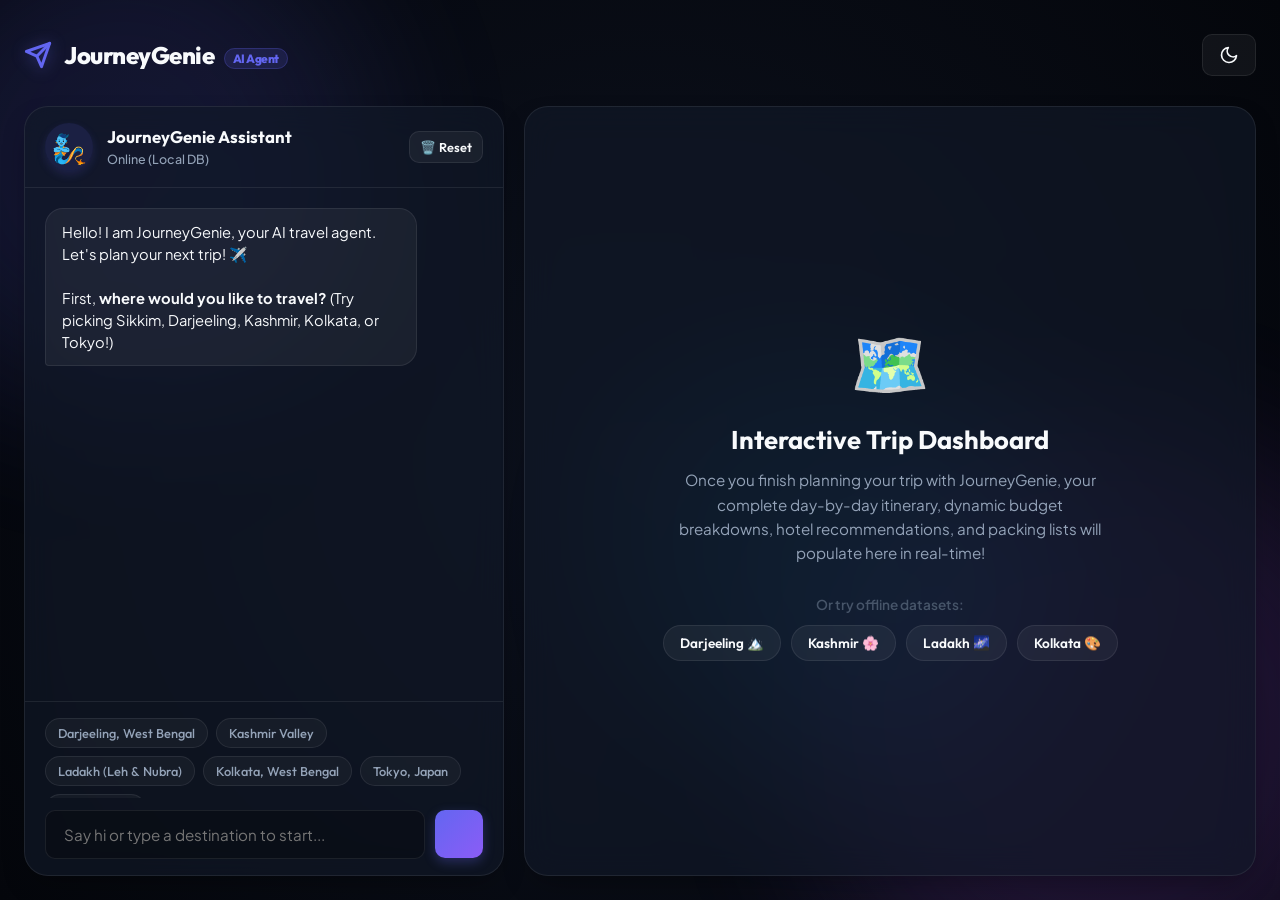
<file: index.html>
<!DOCTYPE html>
<html lang="en" data-theme="dark">
<head>
  <meta charset="UTF-8">
  <meta name="viewport" content="width=device-width, initial-scale=1.0">
  <meta name="description" content="JourneyGenie AI - Conversational travel planner agent chatbot. Plan trips with local databases and live Gemini AI content.">
  <title>JourneyGenie AI | Conversational Travel Planner Agent</title>
  <!-- Google Fonts -->
  <link rel="preconnect" href="https://fonts.googleapis.com">
  <link rel="preconnect" href="https://fonts.gstatic.com" crossorigin>
  <link href="https://fonts.googleapis.com/css2?family=Outfit:wght@300;400;500;600;700;800&family=Plus+Jakarta+Sans:wght@300;400;500;600;700;800&display=swap" rel="stylesheet">
  <!-- Stylesheet -->
  <link rel="stylesheet" href="style.css">
</head>
<body>
  <!-- Background Blobs -->
  <div class="blob-bg">
    <div class="blob blob-1"></div>
    <div class="blob blob-2"></div>
    <div class="blob blob-3"></div>
  </div>

  <div class="app-container">
    <!-- Header -->
    <header class="app-header">
      <div class="logo">
        <svg xmlns="http://www.w3.org/2000/svg" viewBox="0 0 24 24" fill="none" stroke="currentColor" stroke-width="2.5" stroke-linecap="round" stroke-linejoin="round" class="logo-icon">
          <path d="M22 2L11 13"></path>
          <path d="M22 2L15 22L11 13L2 9L22 2Z"></path>
        </svg>
        <span>JourneyGenie <span class="badge-tag">AI Agent</span></span>
      </div>
      
      <div class="header-controls">
        <!-- API Config Toggle Button -->
        <button id="api-toggle-btn" class="control-btn" style="display: none;" title="AI Settings">
          🔑 <span class="btn-text">AI Settings</span>
        </button>
        <!-- Theme Toggle -->
        <button id="theme-toggle" class="control-btn" aria-label="Toggle Theme" title="Toggle Theme">
          <svg id="sun-icon" class="hidden" xmlns="http://www.w3.org/2000/svg" viewBox="0 0 24 24" fill="none" stroke="currentColor" stroke-width="2" stroke-linecap="round" stroke-linejoin="round">
            <circle cx="12" cy="12" r="5"></circle>
            <line x1="12" y1="1" x2="12" y2="3"></line>
            <line x1="12" y1="21" x2="12" y2="23"></line>
            <line x1="4.22" y1="4.22" x2="5.64" y2="5.64"></line>
            <line x1="18.36" y1="18.36" x2="19.78" y2="19.78"></line>
            <line x1="1" y1="12" x2="3" y2="12"></line>
            <line x1="21" y1="12" x2="23" y2="12"></line>
            <line x1="4.22" y1="19.78" x2="5.64" y2="18.36"></line>
            <line x1="18.36" y1="5.64" x2="19.78" y2="4.22"></line>
          </svg>
          <svg id="moon-icon" xmlns="http://www.w3.org/2000/svg" viewBox="0 0 24 24" fill="none" stroke="currentColor" stroke-width="2" stroke-linecap="round" stroke-linejoin="round">
            <path d="M21 12.79A9 9 0 1 1 11.21 3 7 7 0 0 0 21 12.79z"></path>
          </svg>
        </button>
      </div>
    </header>

    <!-- API Config Panel -->
    <div id="api-config-panel" class="api-config-panel hidden glass-card" style="display: none;">
      <div class="api-header">
        <h4>🔑 Google Gemini AI API Configuration</h4>
        <span id="api-status-badge" class="status-badge offline">Offline Demo Mode</span>
      </div>
      <p class="api-desc">Provide your Gemini API key from <a href="https://aistudio.google.com/" target="_blank" rel="noopener">Google AI Studio</a> to enable live conversational generation. Leave blank to run offline using our local destination datasets.</p>
      <div class="api-input-group">
        <input type="password" id="gemini-api-key" placeholder="Paste your API key here..." aria-label="Gemini API Key">
        <button id="save-key-btn" class="primary-btn btn-sm">Save Key</button>
        <button id="clear-key-btn" class="quit-btn btn-sm hidden">Clear</button>
      </div>
    </div>

    <!-- Main Layout Container -->
    <main class="main-layout">
      <!-- Left Panel: Chatbot Interface -->
      <section class="chat-panel glass-card">
        <div class="chat-panel-header">
          <div class="agent-avatar">🧞</div>
          <div class="agent-info" style="flex: 1;">
            <h3>JourneyGenie Assistant</h3>
            <span class="agent-status" id="connection-status">Online (Local DB)</span>
          </div>
          <button id="reset-chat-btn" class="control-btn btn-sm" title="Clear Chat & Reset" style="padding: 0 10px; height: 32px; font-size: 0.8rem;">
            🗑️ Reset
          </button>
        </div>

        <!-- Chat Conversation Log -->
        <div class="chat-history" id="chat-history">
          <!-- Initial bot message will be dynamically injected -->
        </div>

        <!-- Chat Controls and Suggestions -->
        <div class="chat-footer">
          <div class="suggestion-chips-container" id="suggestion-chips">
            <!-- Dynamic suggestion prompts -->
          </div>
          <div class="chat-input-row">
            <input type="text" id="chat-user-input" placeholder="Say hi or type a destination to start..." aria-label="Chat input field">
            <button id="chat-send-btn" class="primary-btn" aria-label="Send Message">
              <svg xmlns="http://www.w3.org/2000/svg" viewBox="0 0 24 24" fill="none" stroke="currentColor" stroke-width="2.5" stroke-linecap="round" stroke-linejoin="round" class="send-icon">
                <line x1="22" y1="2" x2="11" y2="13"></line>
                <polygon points="22 2 15 22 11 13 2 9 22 2"></polygon>
              </svg>
            </button>
          </div>
        </div>
      </section>

      <!-- Right Panel: Itinerary Dashboard Display -->
      <section class="itinerary-panel glass-card">
        <!-- Empty State View -->
        <div class="empty-state-container" id="empty-state">
          <div class="empty-illustration">🗺️</div>
          <h2>Interactive Trip Dashboard</h2>
          <p>Once you finish planning your trip with JourneyGenie, your complete day-by-day itinerary, dynamic budget breakdowns, hotel recommendations, and packing lists will populate here in real-time!</p>
          <div class="demo-destinations">
            <span>Or try offline datasets:</span>
            <div class="demo-dest-buttons">
              <button class="demo-chip" data-dest="Darjeeling, West Bengal">Darjeeling 🏔️</button>
              <button class="demo-chip" data-dest="Kashmir Valley">Kashmir 🌸</button>
              <button class="demo-chip" data-dest="Ladakh (Leh & Nubra)">Ladakh 🌌</button>
              <button class="demo-chip" data-dest="Kolkata, West Bengal">Kolkata 🎨</button>
            </div>
          </div>
        </div>

        <!-- Main Dashboard View (Hidden by default) -->
        <div class="dashboard-view hidden" id="dashboard-view">
          <div class="dashboard-action-bar">
            <h2>🌍 Trip Itinerary Dashboard</h2>
            <div class="dashboard-buttons">
              <button id="print-itinerary-btn" class="primary-btn btn-sm">
                🖨️ Print Itinerary / Save PDF
              </button>
            </div>
          </div>

          <!-- Summary Grid -->
          <div class="dashboard-summary-grid">
            <div class="summary-card">
              <span class="lbl">Destination</span>
              <strong id="sum-dest">TBD</strong>
            </div>
            <div class="summary-card">
              <span class="lbl">Duration</span>
              <strong id="sum-days">TBD</strong>
            </div>
            <div class="summary-card">
              <span class="lbl">Dates</span>
              <strong id="sum-dates">TBD</strong>
            </div>
            <div class="summary-card">
              <span class="lbl">Travelers</span>
              <strong id="sum-travelers">TBD</strong>
            </div>
            <div class="summary-card">
              <span class="lbl">Budget Tier</span>
              <strong id="sum-style">TBD</strong>
            </div>
          </div>

          <!-- Split Dashboard Content -->
          <div class="dashboard-split-content">
            <!-- Left Side: Itinerary Timeline -->
            <div class="dashboard-left-col">
              <div class="itinerary-days-container" id="day-by-day-list">
                <!-- Javascript will inject day cards -->
              </div>
            </div>

            <!-- Right Side: Budget Breakdown, Hotels, Local Guides -->
            <div class="dashboard-right-col">
              <!-- Budget Chart Card -->
              <div class="panel-card budget-card">
                <h3>Estimated Budget Breakdown</h3>
                <div class="budget-chart-rows" id="budget-breakdown-list">
                  <!-- Javascript fills budget bars -->
                </div>
                <div class="total-budget-row">
                  <span>Total Est. Spend:</span>
                  <span class="price-highlight" id="sum-total-budget">₹0</span>
                </div>
              </div>

              <!-- Accommodations Card -->
              <div class="panel-card collapsible-card">
                <h3>🏨 Recommended Accommodations</h3>
                <div class="card-list" id="hotels-suggestions-list">
                  <!-- Hotels list -->
                </div>
              </div>

              <!-- Transit Plan Card -->
              <div class="panel-card collapsible-card">
                <h3>🚗 Local Transport Guide</h3>
                <div class="rich-desc" id="transport-plan-desc">
                  <!-- Transport detail -->
                </div>
              </div>

              <!-- Cuisine Card -->
              <div class="panel-card collapsible-card">
                <h3>🍲 Culinary Specialties & Dining</h3>
                <div class="rich-desc" id="food-recommend-desc">
                  <!-- Local food spots -->
                </div>
              </div>

              <!-- Attractions Card -->
              <div class="panel-card collapsible-card">
                <h3>🌟 Major Attractions</h3>
                <div class="card-list" id="key-attractions-list">
                  <!-- Sights list -->
                </div>
              </div>

              <!-- Hidden Gems Card -->
              <div class="panel-card collapsible-card">
                <h3>💎 Hidden Gems</h3>
                <div class="card-list" id="hidden-gems-list">
                  <!-- Gems list -->
                </div>
              </div>

              <!-- Packing Checklist Card -->
              <div class="panel-card collapsible-card">
                <h3>🎒 Weather Packing Checklist</h3>
                <div class="checklist-grid" id="packing-checklist-elements">
                  <!-- Packing list checkboxes -->
                </div>
              </div>

              <!-- Travel Tips Guide Card -->
              <div class="panel-card collapsible-card">
                <h3>💡 Local Safety & Travel Guide</h3>
                <div class="rich-desc" id="travel-tips-desc">
                  <!-- Tips and numbers -->
                </div>
              </div>
            </div>
          </div>
        </div>
      </section>
    </main>
  </div>

  <!-- Javascript Logic -->
  <script src="app.js"></script>
</body>
</html>
</file>
<file: style.css>
/* ==========================================================================
   JOURNEYGENIE CSS STYLING SYSTEM - LAYOUTS, BUBBLES, AND PRINT STYLES
   ========================================================================== */

:root {
  --font-title: 'Outfit', -apple-system, sans-serif;
  --font-body: 'Plus Jakarta Sans', sans-serif;
  
  --transition-normal: 0.25s ease;
  --transition-spring: 0.4s cubic-bezier(0.34, 1.56, 0.64, 1);
  --border-radius-lg: 24px;
  --border-radius-md: 16px;
  --border-radius-sm: 10px;

  /* Theme variables - Dark Mode (Default) */
  --bg-gradient: radial-gradient(circle at 50% 50%, #0d121f 0%, #04060b 100%);
  --panel-bg: rgba(18, 25, 41, 0.65);
  --panel-border: rgba(255, 255, 255, 0.08);
  --text-primary: #f8fafc;
  --text-secondary: #94a3b8;
  --text-muted: #475569;
  
  --primary-color: #6366f1;
  --primary-hover: #4f46e5;
  --secondary-bg: rgba(255, 255, 255, 0.05);
  --secondary-hover: rgba(255, 255, 255, 0.09);
  --accent-color: #a855f7;
  --success-color: #10b981;
  --error-color: #f43f5e;
  
  --gradient-start: #6366f1;
  --gradient-end: #8b5cf6;
  --shadow-card: 0 12px 30px -10px rgba(0, 0, 0, 0.4);
  --shadow-glow: 0 0 30px -10px rgba(99, 102, 241, 0.15);
  --glass-blur: blur(16px);
  --blob-opacity: 0.15;
}

[data-theme="light"] {
  /* Theme variables - Light Mode */
  --bg-gradient: radial-gradient(circle at 50% 50%, #f8fafc 0%, #e2e8f0 100%);
  --panel-bg: rgba(255, 255, 255, 0.8);
  --panel-border: rgba(99, 102, 241, 0.12);
  --text-primary: #0f172a;
  --text-secondary: #475569;
  --text-muted: #94a3b8;
  
  --primary-color: #4f46e5;
  --primary-hover: #3730a3;
  --secondary-bg: rgba(99, 102, 241, 0.05);
  --secondary-hover: rgba(99, 102, 241, 0.1);
  --accent-color: #7c3aed;
  --success-color: #059669;
  --error-color: #e11d48;
  
  --gradient-start: #4f46e5;
  --gradient-end: #7c3aed;
  --shadow-card: 0 12px 30px -10px rgba(99, 102, 241, 0.08);
  --shadow-glow: 0 0 30px -10px rgba(99, 102, 241, 0.05);
  --glass-blur: blur(20px);
  --blob-opacity: 0.08;
}

/* ==========================================================================
   RESET & FOUNDATIONS
   ========================================================================== */
* {
  box-sizing: border-box;
  margin: 0;
  padding: 0;
}

body {
  font-family: var(--font-body);
  background: var(--bg-gradient);
  color: var(--text-primary);
  min-height: 100vh;
  overflow-x: hidden;
  display: flex;
  justify-content: center;
  transition: background 0.3s ease;
}

/* Background Animated Blobs */
.blob-bg {
  position: fixed;
  top: 0;
  left: 0;
  width: 100vw;
  height: 100vh;
  z-index: -1;
  overflow: hidden;
  pointer-events: none;
}

.blob {
  position: absolute;
  border-radius: 50%;
  filter: blur(80px);
  opacity: var(--blob-opacity);
  transition: opacity 0.3s ease;
  animation: float-blobs 25s infinite alternate ease-in-out;
}

.blob-1 {
  width: 500px;
  height: 500px;
  background: var(--primary-color);
  top: -10%;
  left: -10%;
}

.blob-2 {
  width: 600px;
  height: 600px;
  background: var(--accent-color);
  bottom: -15%;
  right: -10%;
  animation-delay: -5s;
}

.blob-3 {
  width: 400px;
  height: 400px;
  background: #0ea5e9;
  top: 40%;
  left: 50%;
  animation-delay: -10s;
}

@keyframes float-blobs {
  0% { transform: translate(0, 0) scale(1); }
  50% { transform: translate(80px, -60px) scale(1.1); }
  100% { transform: translate(-60px, 80px) scale(0.9); }
}

/* Common Glassmorphic Card */
.glass-card {
  background: var(--panel-bg);
  border: 1px solid var(--panel-border);
  backdrop-filter: var(--glass-blur);
  -webkit-backdrop-filter: var(--glass-blur);
  border-radius: var(--border-radius-lg);
  box-shadow: var(--shadow-card);
  transition: border var(--transition-normal), background var(--transition-normal);
}

/* Buttons */
button {
  font-family: var(--font-title);
  font-weight: 600;
  border: none;
  outline: none;
  cursor: pointer;
  display: inline-flex;
  align-items: center;
  justify-content: center;
  gap: 8px;
  transition: all var(--transition-normal);
}

.primary-btn {
  background: linear-gradient(135deg, var(--gradient-start) 0%, var(--gradient-end) 100%);
  color: #ffffff;
  padding: 12px 24px;
  border-radius: var(--border-radius-sm);
  box-shadow: 0 4px 12px rgba(99, 102, 241, 0.3);
}

.primary-btn:hover {
  transform: translateY(-2px);
  box-shadow: 0 6px 16px rgba(99, 102, 241, 0.45);
  background: linear-gradient(135deg, var(--primary-hover) 0%, var(--gradient-end) 100%);
}

.primary-btn.btn-sm {
  padding: 8px 16px;
  font-size: 0.85rem;
}

.quit-btn {
  background: var(--error-color);
  color: #ffffff;
  padding: 12px 24px;
  border-radius: var(--border-radius-sm);
}

.quit-btn:hover {
  background: #e11d48;
  transform: translateY(-2px);
}

.quit-btn.btn-sm {
  padding: 8px 16px;
  font-size: 0.85rem;
}

/* ==========================================================================
   APP CONTAINER & HEADER
   ========================================================================== */
.app-container {
  width: 100%;
  max-width: 1300px;
  padding: 24px;
  display: flex;
  flex-direction: column;
  gap: 20px;
  height: 100vh;
}

.app-header {
  display: flex;
  justify-content: space-between;
  align-items: center;
  padding: 10px 0;
}

.logo {
  display: flex;
  align-items: center;
  gap: 12px;
  font-family: var(--font-title);
  font-size: 1.5rem;
  font-weight: 800;
  letter-spacing: -0.5px;
}

.logo-icon {
  width: 28px;
  height: 28px;
  color: var(--primary-color);
  filter: drop-shadow(0 2px 8px rgba(99, 102, 241, 0.4));
}

.badge-tag {
  font-size: 0.75rem;
  background: rgba(99, 102, 241, 0.15);
  color: var(--primary-color);
  padding: 2px 8px;
  border-radius: 20px;
  border: 1px solid rgba(99, 102, 241, 0.25);
  vertical-align: middle;
  margin-left: 6px;
}

.header-controls {
  display: flex;
  gap: 10px;
}

.control-btn {
  background: var(--secondary-bg);
  border: 1px solid var(--panel-border);
  color: var(--text-primary);
  width: auto;
  min-width: 42px;
  height: 42px;
  padding: 0 16px;
  border-radius: var(--border-radius-sm);
}

.control-btn:hover {
  background: var(--secondary-hover);
  border-color: var(--primary-color);
}

.control-btn svg {
  width: 20px;
  height: 20px;
  stroke: currentColor;
}

/* ==========================================================================
   API CONFIGURATION PANEL
   ========================================================================== */
.api-config-panel {
  padding: 20px;
  display: flex;
  flex-direction: column;
  gap: 12px;
  animation: slide-down 0.3s ease-out forwards;
}

@keyframes slide-down {
  from { opacity: 0; transform: translateY(-10px); }
  to { opacity: 1; transform: translateY(0); }
}

.api-header {
  display: flex;
  justify-content: space-between;
  align-items: center;
}

.api-header h4 {
  font-family: var(--font-title);
  font-size: 1.05rem;
  font-weight: 700;
}

.status-badge {
  font-size: 0.78rem;
  font-weight: 700;
  padding: 4px 10px;
  border-radius: 20px;
  letter-spacing: 0.2px;
}

.status-badge.offline {
  background: rgba(71, 85, 105, 0.2);
  color: var(--text-secondary);
  border: 1px solid rgba(71, 85, 105, 0.3);
}

.status-badge.live {
  background: rgba(16, 185, 129, 0.15);
  color: var(--success-color);
  border: 1px solid rgba(16, 185, 129, 0.3);
}

.api-desc {
  font-size: 0.85rem;
  color: var(--text-secondary);
  line-height: 1.5;
}

.api-desc a {
  color: var(--primary-color);
  text-decoration: none;
}

.api-desc a:hover {
  text-decoration: underline;
}

.api-input-group {
  display: flex;
  gap: 12px;
}

.api-input-group input {
  flex: 1;
  background: rgba(0, 0, 0, 0.2);
  border: 1px solid var(--panel-border);
  padding: 10px 14px;
  border-radius: var(--border-radius-sm);
  color: var(--text-primary);
  font-family: var(--font-body);
  outline: none;
  font-size: 0.9rem;
}

.api-input-group input:focus {
  border-color: var(--primary-color);
}

/* ==========================================================================
   MAIN LAYOUT & CHAT PANEL
   ========================================================================== */
.main-layout {
  display: flex;
  gap: 20px;
  height: calc(100vh - 120px);
}

.chat-panel {
  flex: 1 1 420px;
  max-width: 480px;
  display: flex;
  flex-direction: column;
  overflow: hidden;
  height: 100%;
}

.chat-panel-header {
  display: flex;
  align-items: center;
  gap: 14px;
  padding: 16px 20px;
  border-bottom: 1px solid var(--panel-border);
}

.agent-avatar {
  font-size: 1.8rem;
  background: rgba(99, 102, 241, 0.12);
  width: 48px;
  height: 48px;
  border-radius: 50%;
  display: flex;
  align-items: center;
  justify-content: center;
  box-shadow: 0 4px 10px rgba(99, 102, 241, 0.15);
}

.agent-info h3 {
  font-family: var(--font-title);
  font-size: 1.05rem;
  font-weight: 700;
}

.agent-status {
  font-size: 0.78rem;
  color: var(--success-color);
  font-weight: 500;
}

/* Chat History */
.chat-history {
  flex: 1;
  padding: 20px;
  overflow-y: auto;
  display: flex;
  flex-direction: column;
  gap: 16px;
  scroll-behavior: smooth;
}

.chat-bubble {
  display: flex;
  flex-direction: column;
  max-width: 85%;
  animation: bubble-fade 0.25s ease-out forwards;
}

@keyframes bubble-fade {
  from { opacity: 0; transform: translateY(8px); }
  to { opacity: 1; transform: translateY(0); }
}

.chat-bubble.bot {
  align-self: flex-start;
  align-items: flex-start;
}

.chat-bubble.user {
  align-self: flex-end;
  align-items: flex-end;
}

.msg-text {
  padding: 12px 16px;
  border-radius: var(--border-radius-md);
  font-size: 0.92rem;
  line-height: 1.5;
}

.chat-bubble.bot .msg-text {
  background: var(--secondary-bg);
  border: 1px solid var(--panel-border);
  color: var(--text-primary);
  border-radius: 18px 18px 18px 4px;
}

.chat-bubble.user .msg-text {
  background: var(--primary-color);
  color: #ffffff;
  border-radius: 18px 18px 4px 18px;
  box-shadow: 0 4px 12px rgba(99, 102, 241, 0.2);
}

/* Chat Loader Dot animation */
.typing-indicator {
  display: flex;
  gap: 6px;
  padding: 8px 12px;
}

.typing-dot {
  width: 8px;
  height: 8px;
  background: var(--text-secondary);
  border-radius: 50%;
  animation: typing-bounce 1.4s infinite ease-in-out both;
}

.typing-dot:nth-child(2) { animation-delay: 0.2s; }
.typing-dot:nth-child(3) { animation-delay: 0.4s; }

@keyframes typing-bounce {
  0%, 80%, 100% { transform: scale(0); }
  40% { transform: scale(1); }
}

/* Suggestion Chips */
.chat-footer {
  padding: 16px 20px;
  border-top: 1px solid var(--panel-border);
  display: flex;
  flex-direction: column;
  gap: 12px;
}

.suggestion-chips-container {
  display: flex;
  gap: 8px;
  flex-wrap: wrap;
  max-height: 80px;
  overflow-y: auto;
}

.suggestion-chip {
  background: rgba(255, 255, 255, 0.04);
  border: 1px solid var(--panel-border);
  color: var(--text-secondary);
  padding: 6px 12px;
  border-radius: 20px;
  font-size: 0.8rem;
  font-weight: 500;
}

.suggestion-chip:hover {
  background: var(--secondary-hover);
  color: var(--text-primary);
  border-color: var(--primary-color);
}

/* Input Row */
.chat-input-row {
  display: flex;
  gap: 10px;
}

.chat-input-row input {
  flex: 1;
  background: rgba(0, 0, 0, 0.25);
  border: 1px solid var(--panel-border);
  padding: 14px 18px;
  border-radius: var(--border-radius-sm);
  color: var(--text-primary);
  font-family: var(--font-body);
  font-size: 0.95rem;
  outline: none;
  transition: border-color var(--transition-normal);
}

.chat-input-row input:focus {
  border-color: var(--primary-color);
}

.chat-input-row button {
  width: 48px;
  height: 48px;
  flex-shrink: 0;
  border-radius: var(--border-radius-sm);
}

.send-icon {
  width: 20px;
  height: 20px;
}

/* ==========================================================================
   RIGHT PANEL: ITINERARY DASHBOARD
   ========================================================================== */
.itinerary-panel {
  flex: 2 1 600px;
  display: flex;
  flex-direction: column;
  overflow: hidden;
  height: 100%;
}

/* Empty State */
.empty-state-container {
  flex: 1;
  display: flex;
  flex-direction: column;
  align-items: center;
  justify-content: center;
  padding: 40px;
  text-align: center;
}

.empty-illustration {
  font-size: 4rem;
  margin-bottom: 20px;
  animation: suitcase-wobble 4s infinite ease-in-out;
}

@keyframes suitcase-wobble {
  0%, 100% { transform: rotate(0deg); }
  50% { transform: rotate(8deg); }
}

.empty-state-container h2 {
  font-family: var(--font-title);
  font-weight: 700;
  font-size: 1.6rem;
  margin-bottom: 12px;
}

.empty-state-container p {
  color: var(--text-secondary);
  font-size: 0.95rem;
  line-height: 1.6;
  max-width: 440px;
  margin-bottom: 30px;
}

.demo-destinations {
  display: flex;
  flex-direction: column;
  gap: 12px;
}

.demo-destinations span {
  font-size: 0.85rem;
  color: var(--text-muted);
  font-weight: 600;
}

.demo-dest-buttons {
  display: flex;
  gap: 10px;
  flex-wrap: wrap;
  justify-content: center;
}

.demo-chip {
  background: var(--secondary-bg);
  border: 1px solid var(--panel-border);
  color: var(--text-primary);
  padding: 8px 16px;
  border-radius: 20px;
  font-size: 0.85rem;
}

.demo-chip:hover {
  background: var(--secondary-hover);
  border-color: var(--primary-color);
  transform: translateY(-1px);
}

/* Main Dashboard View */
.dashboard-view {
  flex: 1;
  display: flex;
  flex-direction: column;
  overflow: hidden;
  height: 100%;
  animation: dashboard-reveal 0.3s ease-out forwards;
}

@keyframes dashboard-reveal {
  from { opacity: 0; }
  to { opacity: 1; }
}

.dashboard-action-bar {
  display: flex;
  justify-content: space-between;
  align-items: center;
  padding: 16px 24px;
  border-bottom: 1px solid var(--panel-border);
}

.dashboard-action-bar h2 {
  font-family: var(--font-title);
  font-size: 1.25rem;
  font-weight: 800;
}

/* Summary Grid */
.dashboard-summary-grid {
  display: grid;
  grid-template-columns: repeat(auto-fit, minmax(130px, 1fr));
  gap: 12px;
  padding: 16px 24px;
  border-bottom: 1px solid var(--panel-border);
  background: rgba(0, 0, 0, 0.08);
}

.summary-card {
  display: flex;
  flex-direction: column;
  gap: 4px;
  background: rgba(255, 255, 255, 0.02);
  border: 1px solid rgba(255, 255, 255, 0.04);
  padding: 10px 14px;
  border-radius: var(--border-radius-sm);
}

.summary-card .lbl {
  font-size: 0.72rem;
  color: var(--text-secondary);
  text-transform: uppercase;
  font-weight: 700;
  letter-spacing: 0.5px;
}

.summary-card strong {
  font-family: var(--font-title);
  font-size: 0.95rem;
  color: var(--text-primary);
}

/* Split Content Scroll */
.dashboard-split-content {
  flex: 1;
  display: flex;
  overflow: hidden;
}

.dashboard-left-col {
  flex: 1.2;
  overflow-y: auto;
  padding: 24px;
  border-right: 1px solid var(--panel-border);
}

.dashboard-right-col {
  flex: 0.8;
  overflow-y: auto;
  padding: 24px;
  display: flex;
  flex-direction: column;
  gap: 20px;
}

/* Panel Card */
.panel-card {
  background: rgba(255, 255, 255, 0.02);
  border: 1px solid var(--panel-border);
  padding: 18px;
  border-radius: var(--border-radius-md);
}

.panel-card h3 {
  font-family: var(--font-title);
  font-size: 1rem;
  font-weight: 700;
  margin-bottom: 14px;
  color: var(--text-primary);
}

/* Timeline/Days Cards */
.day-block {
  border-left: 2px solid var(--primary-color);
  padding-left: 20px;
  position: relative;
  margin-bottom: 30px;
}

.day-block::before {
  content: "";
  position: absolute;
  left: -7px;
  top: 4px;
  width: 12px;
  height: 12px;
  background: var(--primary-color);
  border-radius: 50%;
  box-shadow: 0 0 10px var(--primary-color);
}

.day-header {
  display: flex;
  justify-content: space-between;
  align-items: center;
  margin-bottom: 14px;
}

.day-header h3 {
  font-family: var(--font-title);
  font-size: 1.1rem;
  font-weight: 700;
}

.day-cost-tag {
  background: rgba(99, 102, 241, 0.12);
  border: 1px solid rgba(99, 102, 241, 0.2);
  color: var(--primary-color);
  font-size: 0.78rem;
  font-weight: 700;
  padding: 3px 8px;
  border-radius: 6px;
}

.day-timeline {
  display: flex;
  flex-direction: column;
  gap: 12px;
}

.time-slot {
  display: flex;
  gap: 12px;
}

.time-label {
  font-size: 0.72rem;
  font-weight: 800;
  color: var(--text-secondary);
  text-transform: uppercase;
  background: rgba(255, 255, 255, 0.04);
  border: 1px solid var(--panel-border);
  padding: 4px 8px;
  border-radius: 6px;
  align-self: flex-start;
  min-width: 76px;
  text-align: center;
}

.slot-detail {
  flex: 1;
}

.slot-detail h4 {
  font-size: 0.85rem;
  font-weight: 700;
  color: var(--text-primary);
  margin-bottom: 2px;
}

.slot-detail p {
  font-size: 0.88rem;
  color: var(--text-secondary);
  line-height: 1.5;
}

.day-meta-footer {
  margin-top: 14px;
  padding-top: 10px;
  border-top: 1px dashed var(--panel-border);
  display: flex;
  gap: 16px;
  font-size: 0.8rem;
  color: var(--text-muted);
  font-weight: 500;
}

/* Budget Cards */
.budget-chart-rows {
  display: flex;
  flex-direction: column;
  gap: 10px;
}

.budget-chart-item {
  display: flex;
  flex-direction: column;
  gap: 4px;
}

.budget-chart-lbl {
  display: flex;
  justify-content: space-between;
  font-size: 0.82rem;
}

.budget-bar-track {
  width: 100%;
  height: 6px;
  background: rgba(255, 255, 255, 0.05);
  border-radius: 4px;
  overflow: hidden;
}

.budget-bar-fill {
  height: 100%;
  background: linear-gradient(90deg, var(--gradient-start), var(--gradient-end));
  width: 0;
  border-radius: 4px;
  transition: width 0.8s ease-out;
}

.total-budget-row {
  margin-top: 16px;
  padding-top: 12px;
  border-top: 1px solid var(--panel-border);
  display: flex;
  justify-content: space-between;
  align-items: center;
}

.total-budget-row span {
  font-weight: 700;
  font-size: 0.95rem;
}

.price-highlight {
  font-family: var(--font-title);
  font-size: 1.25rem;
  font-weight: 800;
  color: var(--primary-color);
  text-shadow: var(--shadow-glow);
}

/* List Item Card */
.list-item-card {
  background: rgba(255, 255, 255, 0.02);
  border: 1px solid var(--panel-border);
  padding: 12px 14px;
  border-radius: var(--border-radius-sm);
  margin-bottom: 8px;
}

.list-item-card h4 {
  font-size: 0.9rem;
  font-weight: 700;
  margin-bottom: 4px;
}

.list-item-card p {
  font-size: 0.82rem;
  color: var(--text-secondary);
  line-height: 1.4;
}

.card-tag {
  font-size: 0.72rem;
  font-weight: 700;
  background: rgba(255, 255, 255, 0.04);
  padding: 2px 6px;
  border-radius: 4px;
  border: 1px solid rgba(255, 255, 255, 0.05);
}

.rich-desc {
  font-size: 0.88rem;
  color: var(--text-secondary);
  line-height: 1.6;
}

/* Checklist grid */
.checklist-grid {
  display: flex;
  flex-direction: column;
  gap: 8px;
}

.checklist-item {
  display: flex;
  align-items: center;
  gap: 10px;
  font-size: 0.85rem;
  cursor: pointer;
}

.checklist-item input[type="checkbox"] {
  width: 15px;
  height: 15px;
  accent-color: var(--primary-color);
  cursor: pointer;
}

.checklist-item.checked span {
  text-decoration: line-through;
  color: var(--text-muted);
}

/* Utility hidden */
.hidden { display: none !important; }

/* Scrollbar styling */
::-webkit-scrollbar {
  width: 6px;
  height: 6px;
}
::-webkit-scrollbar-track {
  background: rgba(0, 0, 0, 0.1);
  border-radius: 8px;
}
::-webkit-scrollbar-thumb {
  background: var(--panel-border);
  border-radius: 8px;
}
::-webkit-scrollbar-thumb:hover {
  background: var(--text-secondary);
}

/* ==========================================================================
   RESPONSIVENESS (MEDIA QUERIES)
   ========================================================================== */
@media (max-width: 1024px) {
  .app-container {
    height: auto;
    padding: 16px;
  }
  
  .main-layout {
    flex-direction: column;
    height: auto;
  }
  
  .chat-panel {
    max-width: 100%;
    height: 500px;
  }

  .itinerary-panel {
    height: auto;
    min-height: 600px;
  }

  .dashboard-split-content {
    flex-direction: column;
    overflow: visible;
  }

  .dashboard-left-col {
    border-right: none;
    border-bottom: 1px solid var(--panel-border);
    overflow-y: visible;
  }

  .dashboard-right-col {
    overflow-y: visible;
  }
}

/* ==========================================================================
   PRINT LAYOUT
   ========================================================================== */
@media print {
  body {
    background: #ffffff !important;
    color: #000000 !important;
    font-size: 11pt !important;
  }

  .blob-bg,
  .app-header,
  .api-config-panel,
  .chat-panel,
  .dashboard-action-bar,
  #print-itinerary-btn,
  .demo-destinations,
  ::-webkit-scrollbar {
    display: none !important;
  }

  .app-container {
    padding: 0 !important;
    margin: 0 !important;
    max-width: 100% !important;
  }

  .itinerary-panel {
    border: none !important;
    box-shadow: none !important;
    background: transparent !important;
    backdrop-filter: none !important;
    -webkit-backdrop-filter: none !important;
    overflow: visible !important;
  }

  .dashboard-view {
    overflow: visible !important;
  }

  .dashboard-split-content {
    display: block !important;
    overflow: visible !important;
  }

  .dashboard-left-col {
    border-right: none !important;
    padding: 0 !important;
    margin-bottom: 30px;
    overflow: visible !important;
  }

  .dashboard-right-col {
    padding: 0 !important;
    display: block !important;
    overflow: visible !important;
  }

  .panel-card {
    border: 1px solid #cbd5e1 !important;
    background: transparent !important;
    box-shadow: none !important;
    page-break-inside: avoid;
    margin-bottom: 20px;
  }

  .day-block {
    border-left: 2px solid #000000 !important;
    page-break-inside: avoid;
  }

  .day-block::before {
    background: #000000 !important;
    box-shadow: none !important;
  }

  .time-label {
    background: #f1f5f9 !important;
    border: 1px solid #cbd5e1 !important;
    color: #000000 !important;
  }

  h1, h2, h3, h4, strong {
    color: #000000 !important;
  }

  .price-highlight {
    color: #000000 !important;
  }

  .budget-bar-track {
    border: 1px solid #000000 !important;
    background: #ffffff !important;
  }

  .budget-bar-fill {
    background: #000000 !important;
  }
}
</file>
